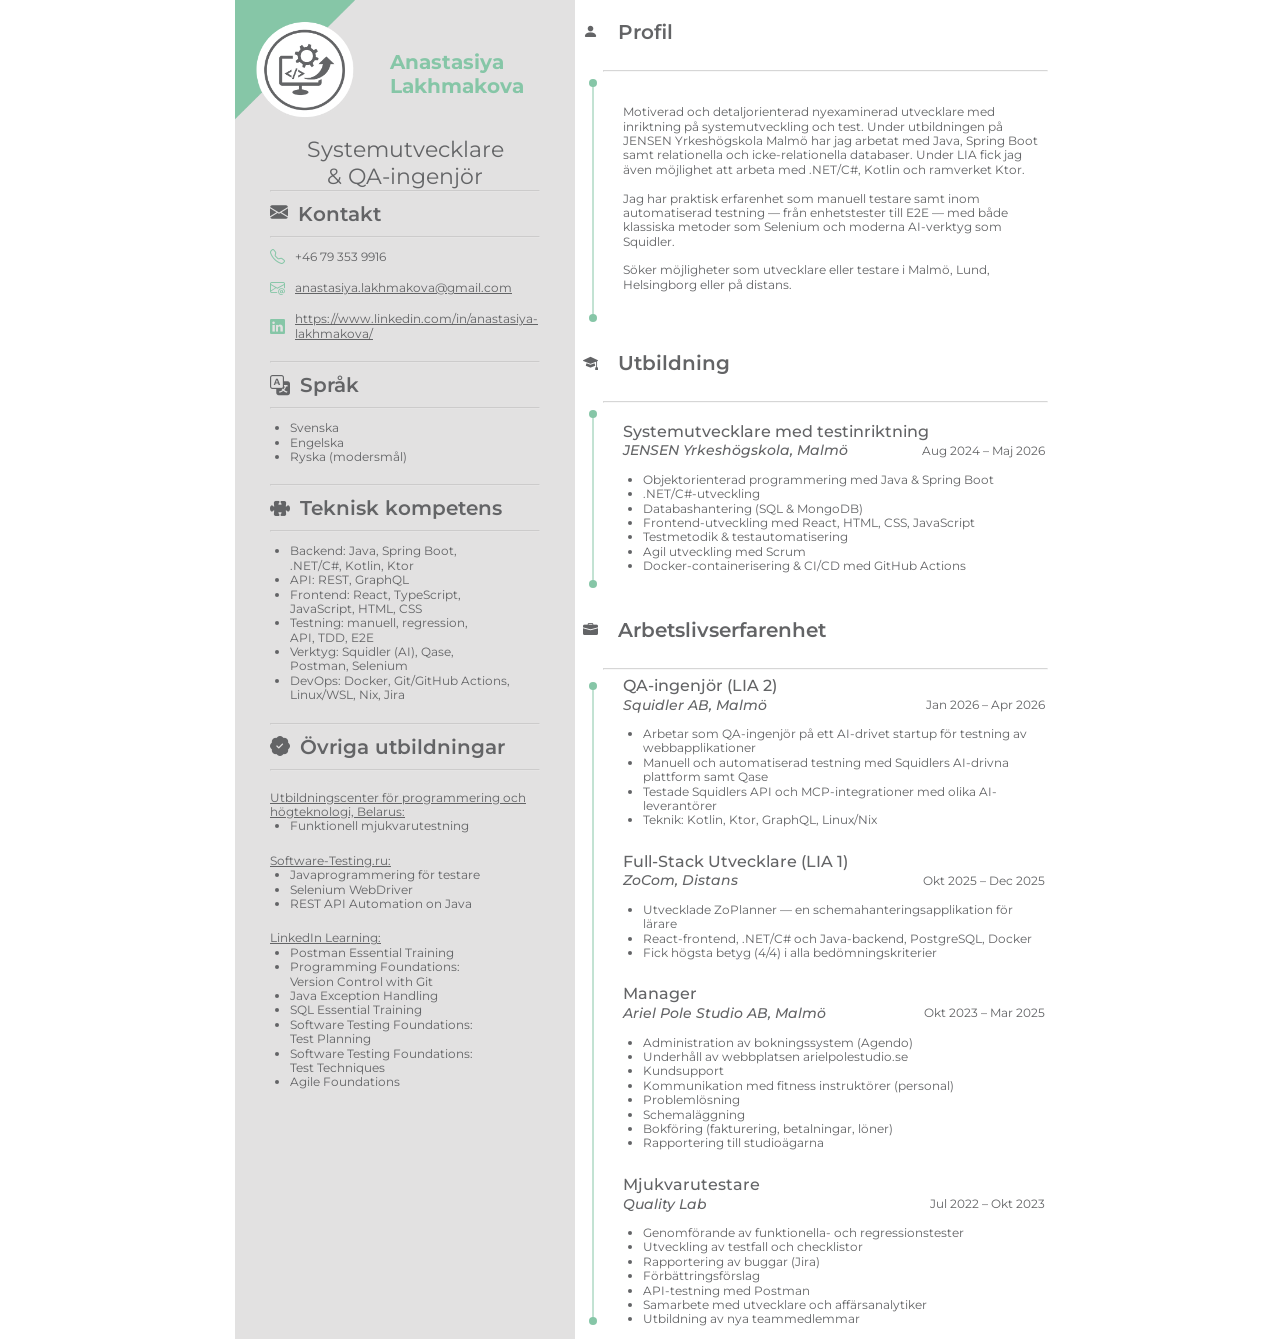
<file: index.html>
<!DOCTYPE html>
<html lang="sv">
<head>
    <meta charset="UTF-8">
    <link rel="stylesheet" href="styles.css">
    <link rel="stylesheet" href="https://cdn.jsdelivr.net/npm/bootstrap-icons@1.11.3/font/bootstrap-icons.min.css">
    <script src="customElements.js" defer></script>
    <title>CV Anastasiya Lakhmakova</title>
    <link rel="preconnect" href="https://fonts.googleapis.com">
    <link rel="preconnect" href="https://fonts.gstatic.com" crossorigin>
    <link href="https://fonts.googleapis.com/css2?family=Montserrat:ital,wght@0,100..900;1,100..900&display=swap" rel="stylesheet">
</head>
<body>
    <!-- Comments -->
        <aside>
            <div class="header">
                <div class="name">
                    <img src="icons/computer.png" alt="Icon_computer">
                    <p class="headline name">Anastasiya<br>Lakhmakova</p>
                </div>
                <p class="role">Systemutvecklare<br>& QA-ingenjör</p>
            </div>
            <div class="content">
                <div class="piece contacts">
                    <hr>
                    <div class="side-container-name">
                        <i class="bi bi-envelope-fill" style="font-size: 18px;"></i>
                        <p class="headline">Kontakt</p>
                    </div>
                    <hr>
                        <div class="contact">
                            <i class="bi bi-telephone"></i>
                            <p>+46 79 353 9916</p>
                        </div>
                        <div class="contact">
                            <i class="bi bi-envelope-at"></i>
                            <p></p><a href="mailto:anastasiya.lakhmakova@gmail.com" target="_blank" title="Skicka ett mejl till mig">anastasiya.lakhmakova@gmail.com</a></p>
                        </div>
                        <div class="contact">
                            <i class="bi bi-linkedin"></i>
                            <p><a href="https://www.linkedin.com/in/anastasiya-lakhmakova/" target="_blank" title="Få mer information om mig via LinkedIn">https://www.linkedin.com/in/anastasiya-lakhmakova/</a></p>
                        </div>
                </div>
                <div class="piece languages">
                    <hr>
                    <div class="side-container-name">
                        <i class="bi bi-translate"></i>
                        <p class="headline">Språk</p>
                    </div>
                    <hr>
                    <div class="list">
                        <ul>
                            <li>Svenska</li>
                            <li>Engelska</li>
                            <li>Ryska (modersmål)</li>
                          </ul>
                        </div>
                </div>
                <div class="piece skills">
                    <hr>
                    <div class="side-container-name">
                        <i class="bi bi-puzzle-fill"></i>
                        <p class="headline">Teknisk kompetens</p>
                    </div>
                    <hr>
                    <div class="list">
                        <ul>
                            <li>Backend: Java, Spring Boot,<br>.NET/C#, Kotlin, Ktor</li>
                            <li>API: REST, GraphQL</li>
                            <li>Frontend: React, TypeScript,<br>JavaScript, HTML, CSS</li>
                            <li>Testning: manuell, regression,<br>API, TDD, E2E</li>
                            <li>Verktyg: Squidler (AI), Qase,<br>Postman, Selenium</li>
                            <li>DevOps: Docker, Git/GitHub Actions,<br>Linux/WSL, Nix, Jira</li>
                          </ul>
                        </div>
                </div>
                <div class="piece certifications">
                    <hr>
                    <div class="side-container-name">
                        <i class="bi bi-patch-check-fill"></i>
                        <p class="headline">Övriga utbildningar</p>
                    </div>
                    <hr>
                        <div class="certification-description">
                                <a href="https://www.it-academy.by/course/software-testing-engineer/st1-funktsionalnoe-testirovanie-po/" target="_blank" title="Kursinformation tillhandahålls på ryska">Utbildningscenter för programmering och högteknologi, Belarus:</a>
                                <ul>
                                <li>Funktionell mjukvarutestning</li>
                            </ul>
                        </div>
                        <div class="certification-description">
                                <a href="https://software-testing.ru/edu/" target="_blank" title="Kursinformation tillhandahålls på ryska">Software-Testing.ru:</a>
                                <ul>
                                <li>Javaprogrammering för testare</li>
                                <li>Selenium WebDriver</li>
                                <li>REST API Automation on Java</li>
                            </ul>
                        </div>
                        <div class="certification-description">
                                <a href="https://www.linkedin.com/in/anastasiya-lakhmakova/details/certifications/" target="_blank" title="Granska mina kurscertifikat">LinkedIn Learning:</a>
                                <ul>
                                <li>Postman Essential Training</li>
                                <li>Programming Foundations:<br>Version Control with Git</li>
                                <li>Java Exception Handling</li>
                                <li>SQL Essential Training</li>
                                <li>Software Testing Foundations:<br>Test Planning</li>
                                <li>Software Testing Foundations:<br>Test Techniques</li>
                                <li>Agile Foundations</li>
                            </ul>
                        </div>
                </div>
            </div>
        </aside>
        <main >
                <div class="profile">
                    <div class="main-container-name">
                        <i class="bi bi-person-fill"></i>
                        <p class="headline">Profil</p>
                    </div>
                    <hr>
                    <div class="description">
                        <vertical-line-with-circle-marker line-length="240"></vertical-line-with-circle-marker>
                        <p style="margin-top: 0;">
                            Motiverad och detaljorienterad nyexaminerad utvecklare med inriktning på systemutveckling och test.
                            Under utbildningen på JENSEN Yrkeshögskola Malmö har jag arbetat med Java, Spring Boot samt relationella
                            och icke-relationella databaser. Under LIA fick jag även möjlighet att arbeta med .NET/C#, Kotlin och
                            ramverket Ktor.<br><br>

                            Jag har praktisk erfarenhet som manuell testare samt inom automatiserad testning — från enhetstester till E2E —
                            med både klassiska metoder som Selenium och moderna AI-verktyg som Squidler.<br><br>

                            Söker möjligheter som utvecklare eller testare i Malmö, Lund, Helsingborg eller på distans.
                        </p>
                    </div>
                </div>
                <div class="education">
                    <div class="main-container-name">
                        <i class="bi bi-mortarboard-fill"></i>
                        <p class="headline">Utbildning</p>
                    </div>
                    <hr>
                    <div class="description">
                        <vertical-line-with-circle-marker line-length="175"></vertical-line-with-circle-marker>
                        <div class="education-description">
                        <p class="profession">Systemutvecklare med testinriktning</p>
                        <div class="one-row">
                            <i class="organization">JENSEN Yrkeshögskola, Malmö</i>
                            <p class="date">Aug 2024 – Maj 2026</p>
                        </div>
                        <ul>
                            <li>Objektorienterad programmering med Java & Spring Boot</li>
                            <li>.NET/C#-utveckling</li>
                            <li>Databashantering (SQL & MongoDB)</li>
                            <li>Frontend-utveckling med React, HTML, CSS, JavaScript</li>
                            <li>Testmetodik & testautomatisering</li>
                            <li>Agil utveckling med Scrum</li>
                            <li>Docker-containerisering & CI/CD med GitHub Actions</li>
                          </ul>
                    </div>
                </div>
                </div>
                <div class="work-experience">
                    <div class="main-container-name">
                        <i class="bi bi-briefcase-fill"></i>
                        <p class="headline">Arbetslivserfarenhet</p>
                    </div>
                    <hr>
                    <div class="description">
                        <vertical-line-with-circle-marker line-length="640"></vertical-line-with-circle-marker>
                        <div class="work-experience-description">

                        <div class="place-of-work">
                            <p class="profession">QA-ingenjör (LIA 2)</p>
                            <div class="one-row">
                                <i class="organization">Squidler AB, Malmö</i>
                                <p class="date">Jan 2026 – Apr 2026</p>
                            </div>
                            <ul>
                                <li>Arbetar som QA-ingenjör på ett AI-drivet startup för testning av webbapplikationer</li>
                                <li>Manuell och automatiserad testning med Squidlers AI-drivna plattform samt Qase</li>
                                <li>Testade Squidlers API och MCP-integrationer med olika AI-leverantörer</li>
                                <li>Teknik: Kotlin, Ktor, GraphQL, Linux/Nix</li>
                            </ul>
                        </div>

                        <div class="place-of-work">
                            <p class="profession">Full-Stack Utvecklare (LIA 1)</p>
                            <div class="one-row">
                                <i class="organization">ZoCom, Distans</i>
                                <p class="date">Okt 2025 – Dec 2025</p>
                            </div>
                            <ul>
                                <li>Utvecklade ZoPlanner — en schemahanteringsapplikation för lärare</li>
                                <li>React-frontend, .NET/C# och Java-backend, PostgreSQL, Docker</li>
                                <li>Fick högsta betyg (4/4) i alla bedömningskriterier</li>
                            </ul>
                        </div>

                        <div class="place-of-work">
                        <p class="profession">Manager</p>
                        <div class="one-row">
                            <i class="organization">Ariel Pole Studio AB, Malmö</i>
                            <p class="date">Okt 2023 – Mar 2025</p>
                        </div>
                        <ul>
                            <li>Administration av bokningssystem (Agendo)</li>
                            <li>Underhåll av webbplatsen arielpolestudio.se</li>
                            <li>Kundsupport</li>
                            <li>Kommunikation med fitness instruktörer (personal)</li>
                            <li>Problemlösning</li>
                            <li>Schemaläggning</li>
                            <li>Bokföring (fakturering, betalningar, löner)</li>
                            <li>Rapportering till studioägarna</li>
                          </ul>
                    </div>

                    <div class="place-of-work">
                        <p class="profession">Mjukvarutestare</p>
                        <div class="one-row">
                            <i class="organization">Quality Lab</i>
                            <p class="date">Jul 2022 – Okt 2023</p>
                        </div>
                        <ul>
                            <li>Genomförande av funktionella- och regressionstester</li>
                            <li>Utveckling av testfall och checklistor</li>
                            <li>Rapportering av buggar (Jira)</li>
                            <li>Förbättringsförslag</li>
                            <li>API-testning med Postman</li>
                            <li>Samarbete med utvecklare och affärsanalytiker</li>
                            <li>Utbildning av nya teammedlemmar</li>
                        </ul>
                    </div>

                </div>
                </div>
                </div>
        </main>
</body>
</html>
</file>
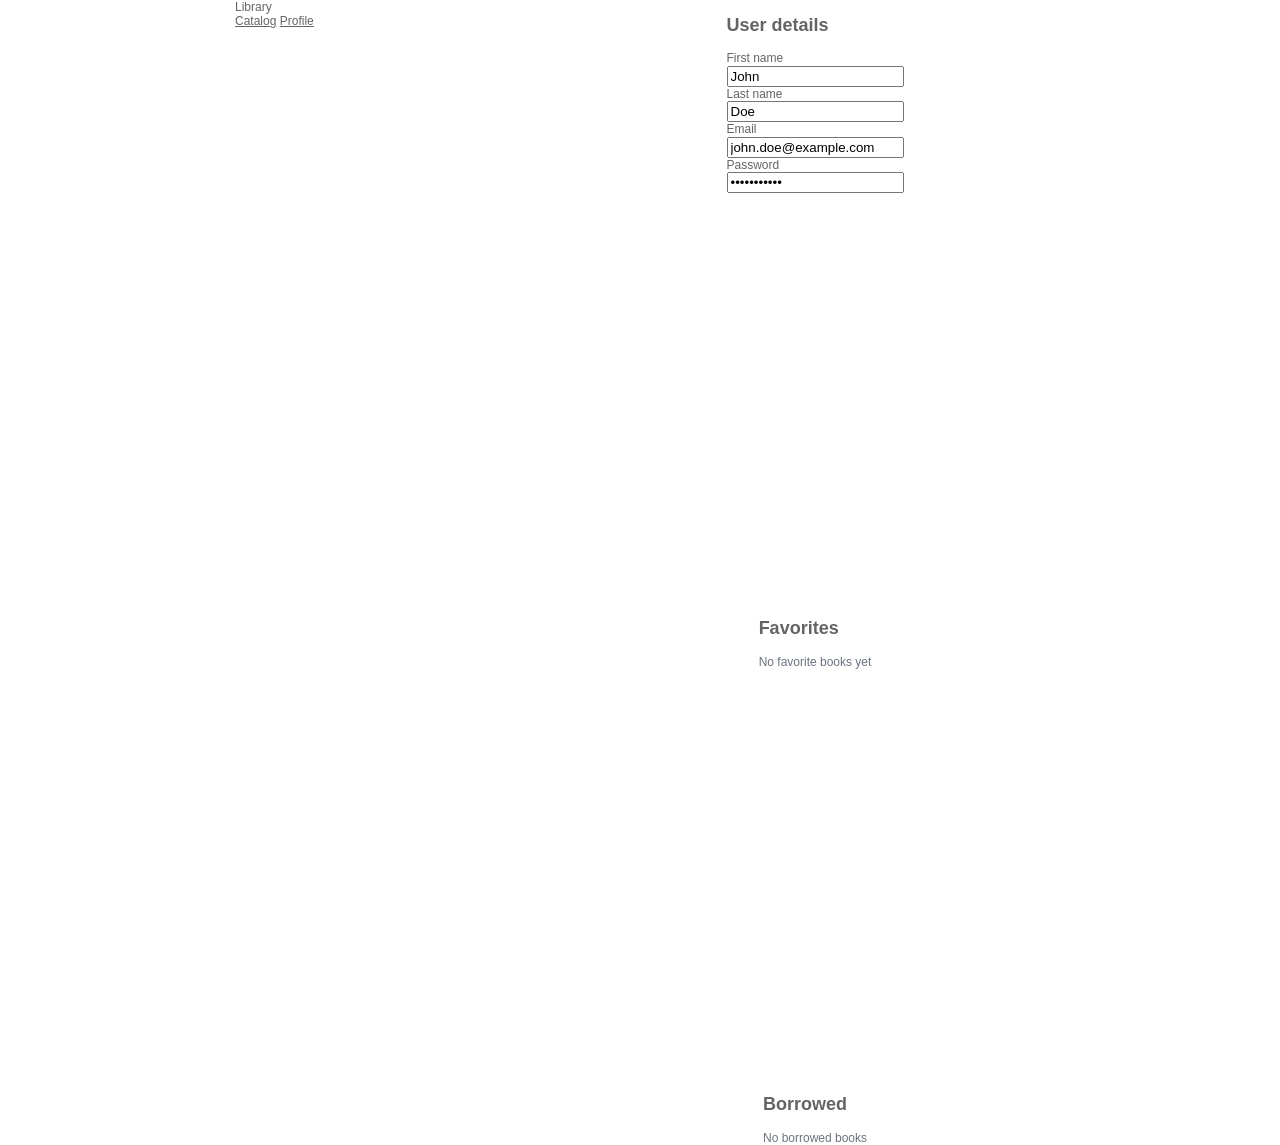
<file: profile.html>
<!DOCTYPE html>
<html lang="en">
<head>
  <meta charset="utf-8">
  <meta name="viewport" content="width=device-width, initial-scale=1">
  <title>Library · Profile</title>
  <link rel="stylesheet" href="styles.css">
</head>
<body>
  <header class="app-header">
    <div class="app-header-inner container">
      <div class="brand">
        <span class="brand-mark"></span>
        <span>Library</span>
      </div>
      <nav class="nav">
        <a href="index.html">Catalog</a>
                  <a class="active" href="profile.html">Profile</a>
      </nav>
    </div>
  </header>

  <main class="container">
    <section class="card" style="margin-bottom: 18px;">
      <div class="card-body">
        <h2 class="section-title">User details</h2>
        <div class="form-grid">
          <div class="field" style="grid-column: span 6;">
            <label for="firstName">First name</label>
            <div class="input"><input id="firstName" type="text" placeholder="First name" value="John"></div>
          </div>
          <div class="field" style="grid-column: span 6;">
            <label for="lastName">Last name</label>
            <div class="input"><input id="lastName" type="text" placeholder="Last name" value="Doe"></div>
          </div>
          <div class="field" style="grid-column: span 6;">
            <label for="email">Email</label>
            <div class="input"><input id="email" type="email" placeholder="name@example.com" value="john.doe@example.com"></div>
          </div>
          <div class="field" style="grid-column: span 6;">
            <label for="password">Password</label>
            <div class="input"><input id="password" type="password" value="password123"></div>
          </div>
        </div>
      </div>
    </section>

    <section class="card" style="margin-bottom: 18px;">
      <div class="card-body">
        <h2 class="section-title">Favorites</h2>
        <div id="favoritesList" class="book-list"></div>
      </div>
    </section>

    <section class="card">
      <div class="card-body">
        <h2 class="section-title">Borrowed</h2>
        <div id="borrowedList" class="book-list"></div>
      </div>
    </section>
  </main>

  <script>
    window.BOOKS = [
      { id: 'gatsby', title: 'The Great Gatsby', author: 'F. Scott Fitzgerald', year: '1925', cover: 'https://picsum.photos/seed/gatsby/400/560' },
      { id: '1984', title: '1984', author: 'George Orwell', year: '1949', cover: 'https://picsum.photos/seed/1984/400/560' },
      { id: 'mockingbird', title: 'To Kill a Mockingbird', author: 'Harper Lee', year: '1960', cover: 'https://picsum.photos/seed/mockingbird/400/560' },
      { id: 'bravenew', title: 'Brave New World', author: 'Aldous Huxley', year: '1932', cover: 'https://picsum.photos/seed/bravenew/400/560' },
      { id: 'catcher', title: 'The Catcher in the Rye', author: 'J. D. Salinger', year: '1951', cover: 'https://picsum.photos/seed/catcher/400/560' },
      { id: 'mobydick', title: 'Moby Dick', author: 'Herman Melville', year: '1851', cover: 'https://picsum.photos/seed/mobydick/400/560' },
      { id: 'pride', title: 'Pride and Prejudice', author: 'Jane Austen', year: '1813', cover: 'https://picsum.photos/seed/pride/400/560' },
      { id: 'hobbit', title: 'The Hobbit', author: 'J. R. R. Tolkien', year: '1937', cover: 'https://picsum.photos/seed/hobbit/400/560' },
      { id: 'gatsby2', title: 'The Great Gatsby (2nd Ed.)', author: 'F. Scott Fitzgerald', year: '1925', cover: 'https://picsum.photos/seed/gatsby2/400/560' }
    ];
  </script>
  <script src="profile.js" defer></script>
</body>
</html>
</file>
<file: styles.css>
* {
    box-sizing: border-box;
  }
body {
    margin: 0 auto;
    display: flex; 
    align-items: stretch; 
    justify-content: space-between; /* Center the content horizontally */
    width: 810px;
    min-height: 1145px;
    height: auto;
    font-family: "Montserrat", sans-serif;
    font-size: 12px; /* Set the base font size */
    color: rgb(99, 100, 102);
    line-height: 1.2; /* Reduce line spacing */
    overflow-wrap: break-word;
}
/*Side part of the CV which contains name of the candidate, role to apply, contact info, languages, skills, certifications*/
aside {
    display: flex;
    flex-direction: column;
    justify-content: flex-start; 
    background: rgb(226, 225, 225); 
    width: 340px; 
    min-height: 100%;
    height: auto;
    padding: 0; 
    margin: 0;
}
.header {
    display: flex; 
    flex-direction: column;
    justify-content: space-between; 
    height: 190px;
}
.name {
    display: flex; 
    margin: 0;
    padding: 0;
    justify-content: flex-start;
}
.name img {
    margin: 0; 
    padding: 0; 
    width: 120px; 
    height: 120px;
}
.name p {
    position: relative; 
    left: 35px; 
    margin-top: 50px;
    color: #86c6a7;
    font-weight: bold;
}
.role {
    text-align: center;
    font-size: 22px;
    margin : 0;
}
.content {
    /*margin: 0;
    padding-top: 20px;
    padding-left: 20px;*/
    height: auto;
    display: flex;
    flex-direction: column;  
    justify-content: space-around; 
    align-items: center; 
    gap: 8px;
}
.content hr {
    margin: 0;
    opacity: 0.3;
}
.side-container-name {
    display: flex; 
    align-items: center;
}
.bi {
    font-size: 20px;
}
.side-container-name p {
    margin-top: 10px;
    margin-bottom: 10px;
    margin-left: 10px;
}
.piece {
    width: 270px;
}
.contact {
    display: flex; 
    align-items: center;
    margin-left: 0; 
}
.contact .bi {
    font-size: 15px; 
    color: #86c6a7; 
}
.contact p {
    margin-left: 10px; 
}
.certification-description {
    margin: 20px 0;
}
.certification-description a{
    color: rgb(99, 100, 102);
}
/*Main part of the CV which contains Profile info, education, work experience*/
main {
    display: flex;
    min-height: 100%;
    height: auto;
    width: 460px; 
    flex-direction: column;  
    justify-content: space-between; 
    align-items: center;  
    margin: 0;
    padding: 0;
}
main hr {
    margin-left: 20px;
    opacity: 0.4;
}
.main-container-name {
    display: flex; 
    align-items: center;
}
.main-container-name i {
    margin-left: 0px; 
    font-size: 15px;
}
.main-container-name p {
    margin-left: 20px;
}

.one-row {
    display: flex; 
    align-items: center;
    height: 20px;
    width: 422px;
    justify-content: space-between;
}
.profession {
    font-size: 16px; 
    margin: 0;
    font-weight: 500; 
}
.organization {
    font-size: 14px;
    font-weight: 500; 
    font-style: italic; 
}
.description {
    display: flex; 
    align-items: center;
    width: 465px;
}
.vertical-line-with-circle-marker {
    margin: 10px 0;
}
  .certification-description ul {
    margin-top: 0;
  }

  .work-experience-description {
    display: flex;
    height: auto;
    flex-direction: column;  
    justify-content: flex-start;
    gap: 12px;
}
a {
    color: rgb(99, 100, 102); /* Set the color of links */
}
ul {
    margin-left: 20px;
    padding: 0;
  }
  .headline {
    font-size: 20px;
    color: rgb(99, 100, 102);
    font-weight: 600;
}
@media print {
    body {
        margin: 0 auto;
    }

    html, body {
        height: auto;
    }
}
</file>
